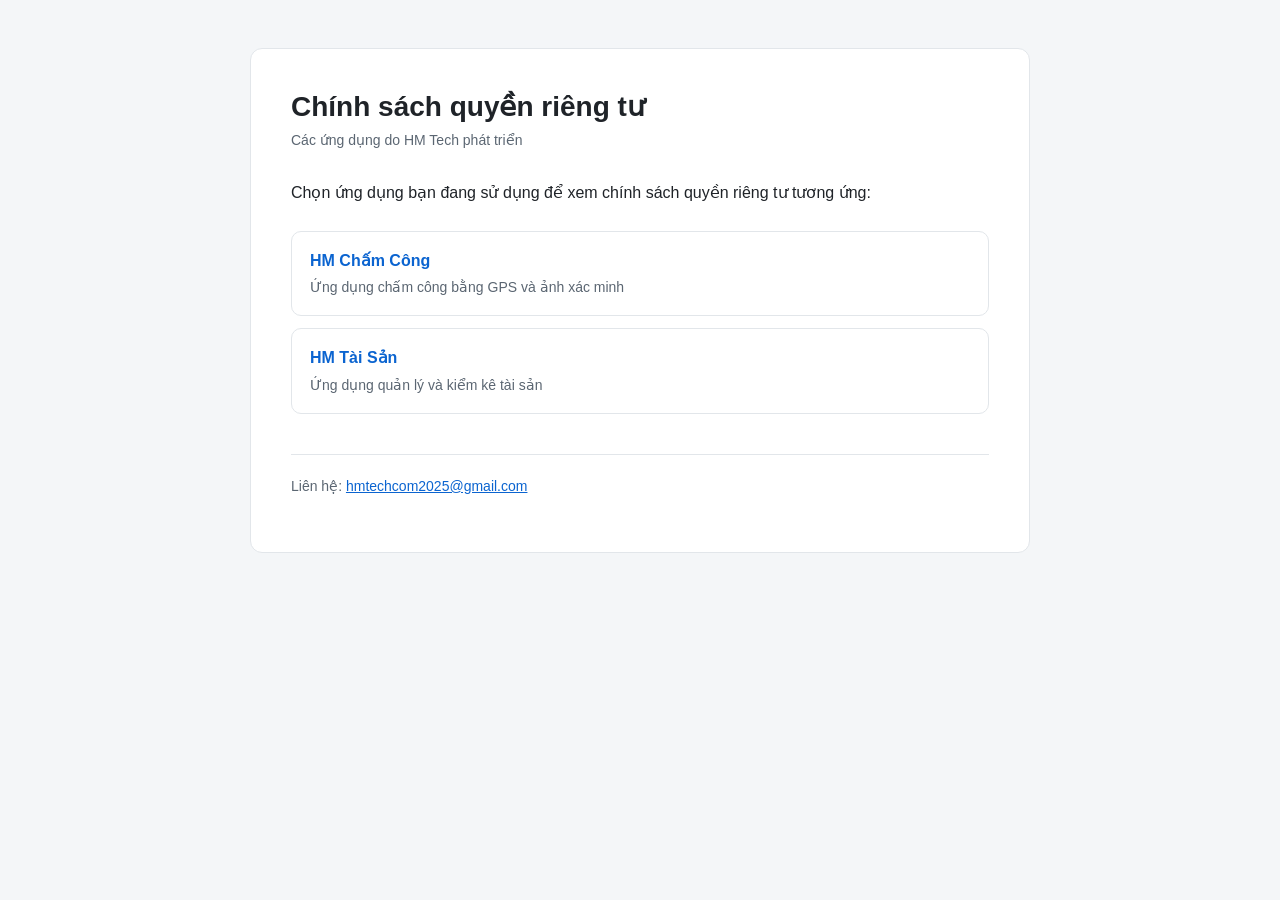
<file: index.html>
<!doctype html>
<html lang="vi">
  <head>
    <meta charset="UTF-8" />
    <meta name="viewport" content="width=device-width, initial-scale=1.0" />
    <title>Chính sách quyền riêng tư — HM Tech</title>
    <meta
      name="description"
      content="Chính sách quyền riêng tư các ứng dụng do HM Tech phát triển."
    />
    <link rel="stylesheet" href="assets/style.css" />
    <script>
      // Tương thích ngược với các link cũ dạng ?app=hmtechcom
      var legacy = {
        hmtechcom: "hm-cham-cong/",
        "hm-cham-cong": "hm-cham-cong/",
        hmtaisan: "hm-tai-san/",
        "hm-tai-san": "hm-tai-san/",
      };
      var key = (new URLSearchParams(window.location.search).get("app") || "")
        .toLowerCase()
        .trim();
      if (Object.prototype.hasOwnProperty.call(legacy, key)) {
        window.location.replace(legacy[key]);
      }
    </script>
  </head>
  <body>
    <main class="container">
      <h1>Chính sách quyền riêng tư</h1>
      <p class="meta">Các ứng dụng do HM Tech phát triển</p>

      <p>Chọn ứng dụng bạn đang sử dụng để xem chính sách quyền riêng tư tương ứng:</p>

      <ul class="app-list">
        <li>
          <a href="hm-cham-cong/"
            >HM Chấm Công
            <span>Ứng dụng chấm công bằng GPS và ảnh xác minh</span></a
          >
        </li>
        <li>
          <a href="hm-tai-san/"
            >HM Tài Sản
            <span>Ứng dụng quản lý và kiểm kê tài sản</span></a
          >
        </li>
      </ul>

      <footer>
        <p>
          Liên hệ:
          <a href="mailto:hmtechcom2025@gmail.com">hmtechcom2025@gmail.com</a>
        </p>
      </footer>
    </main>
  </body>
</html>
</file>
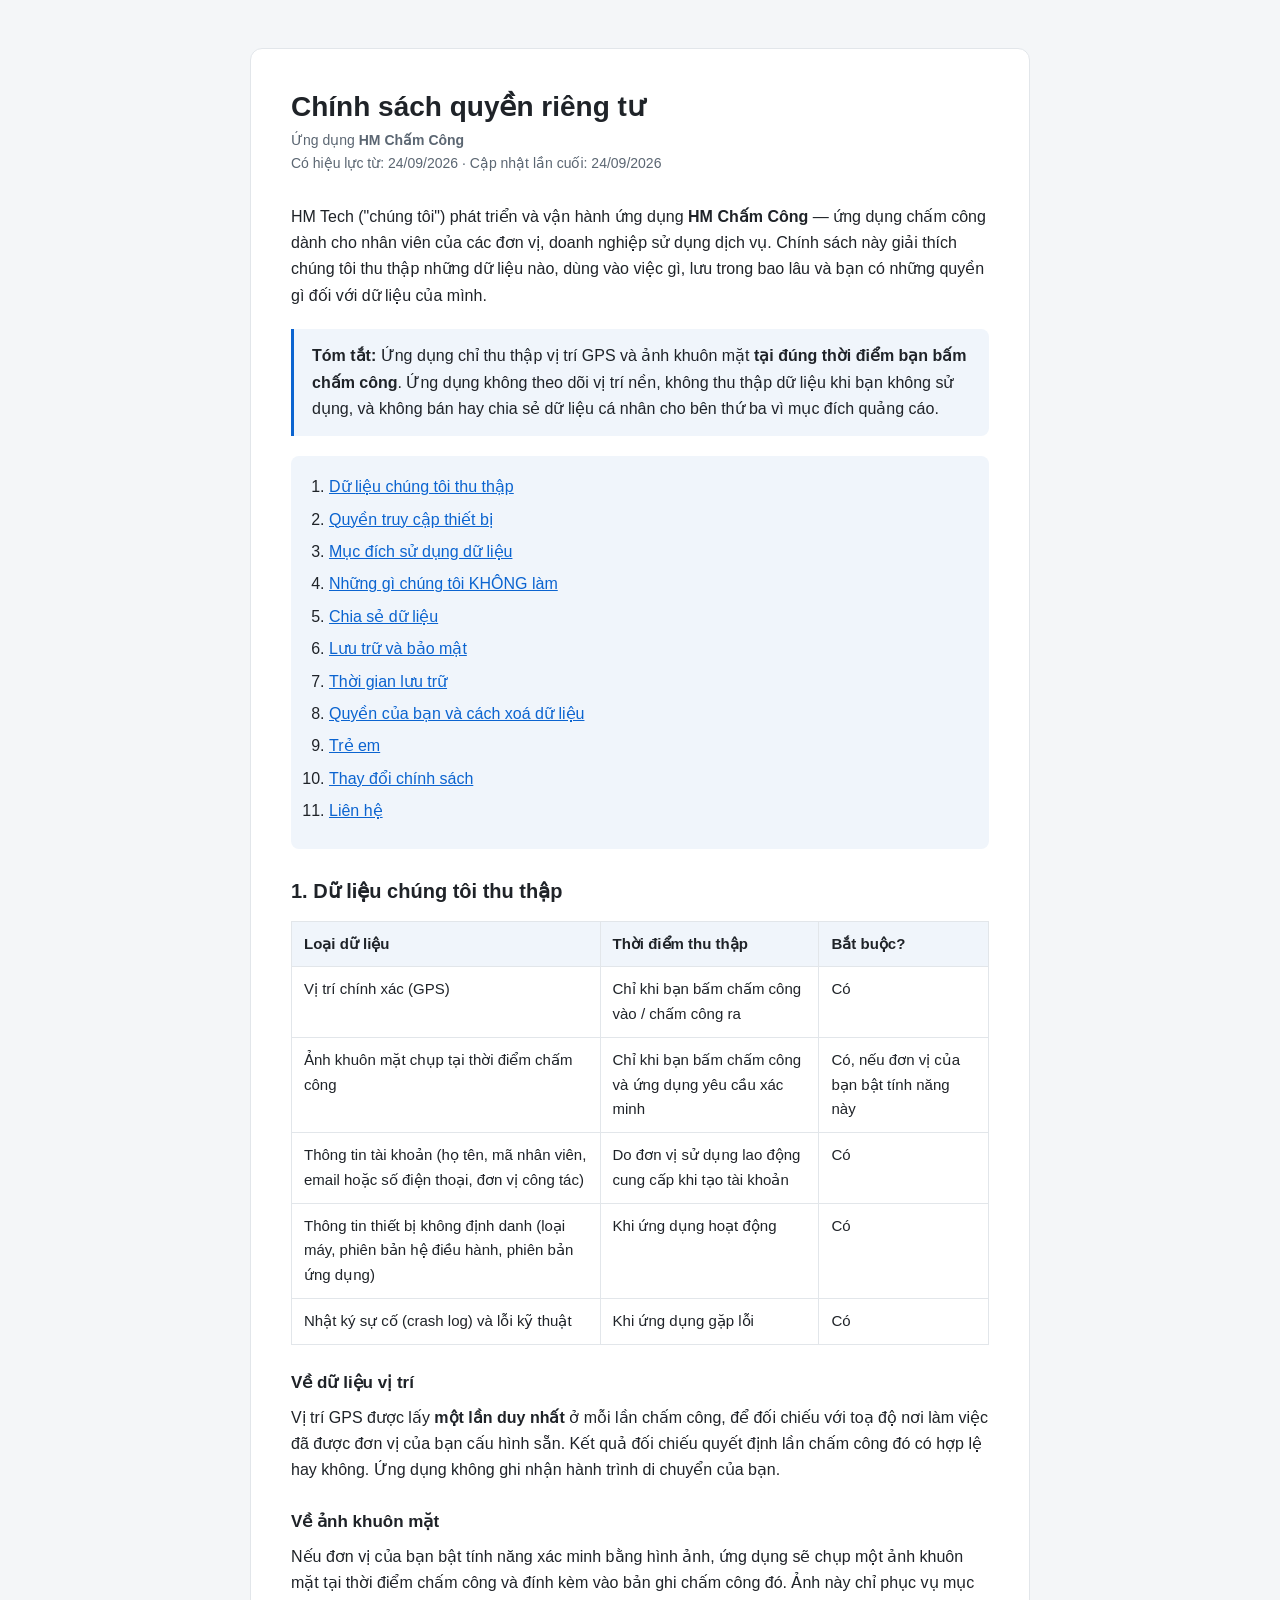
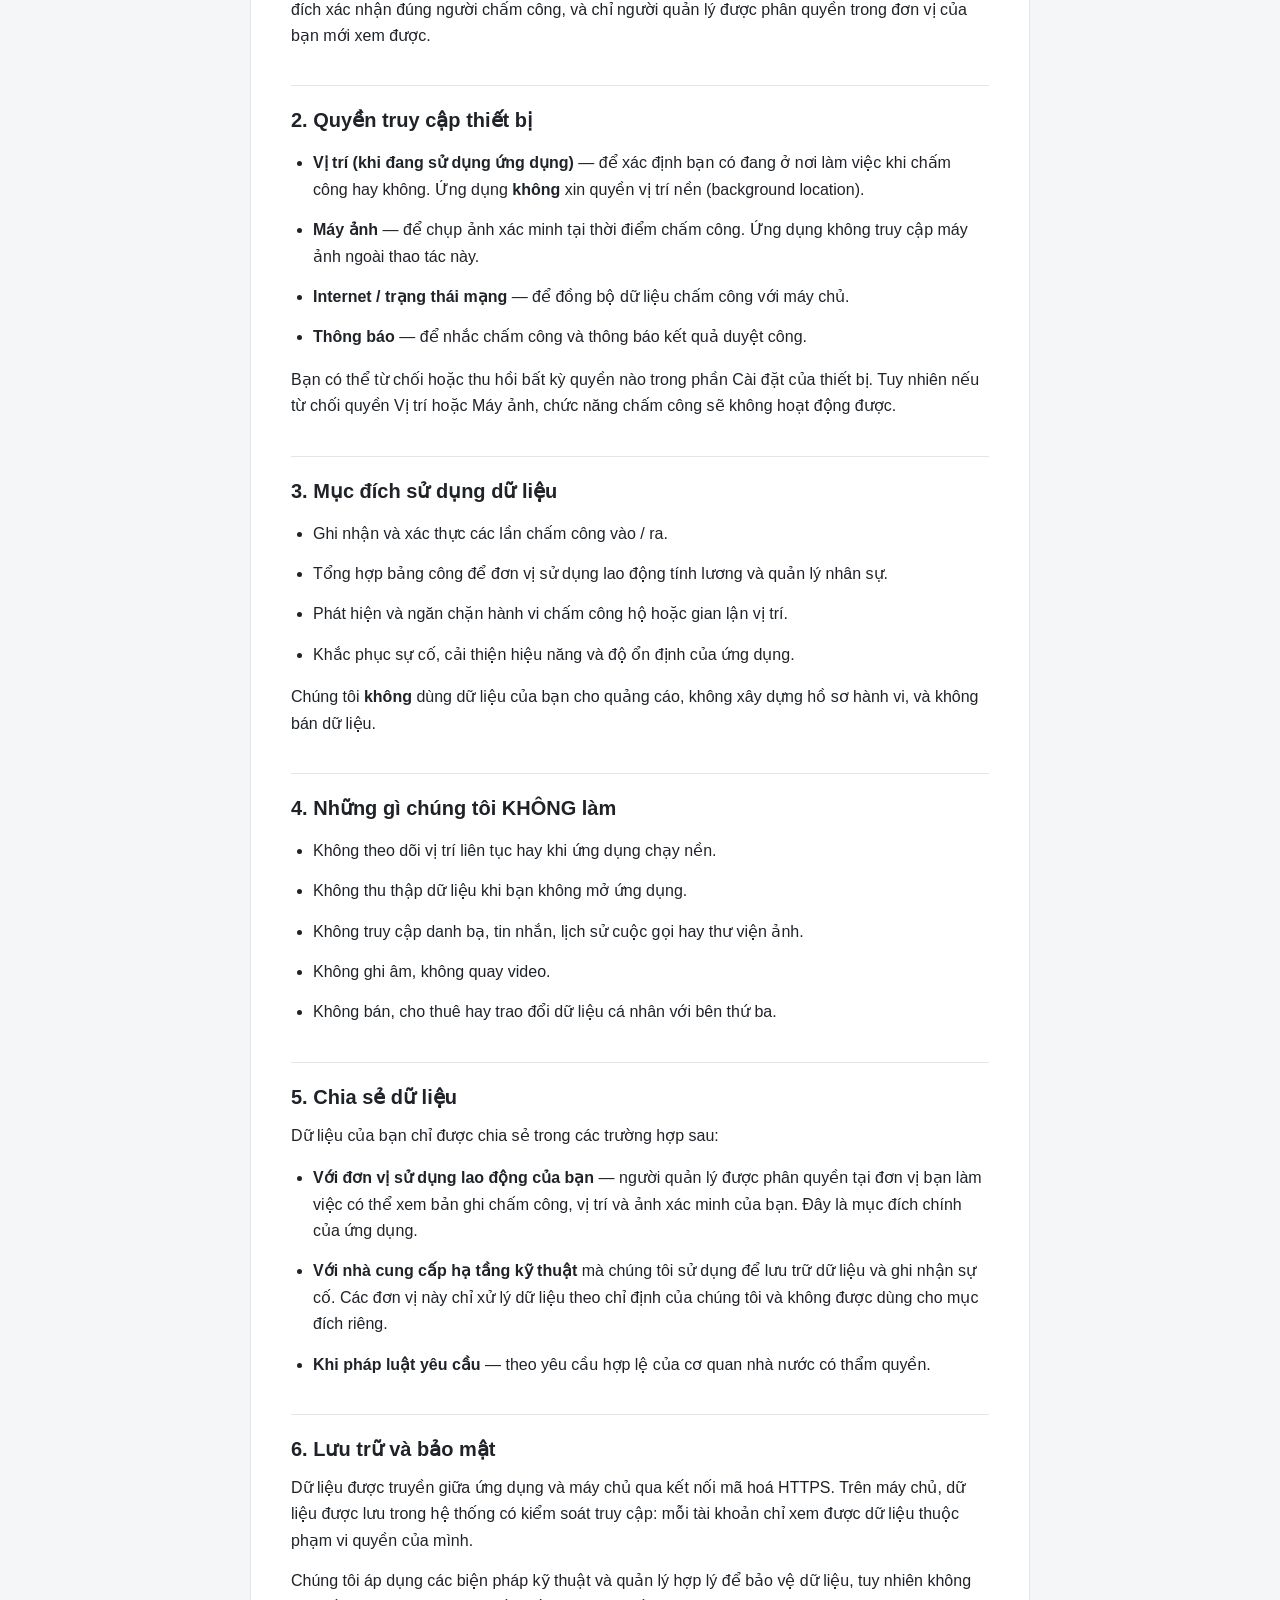
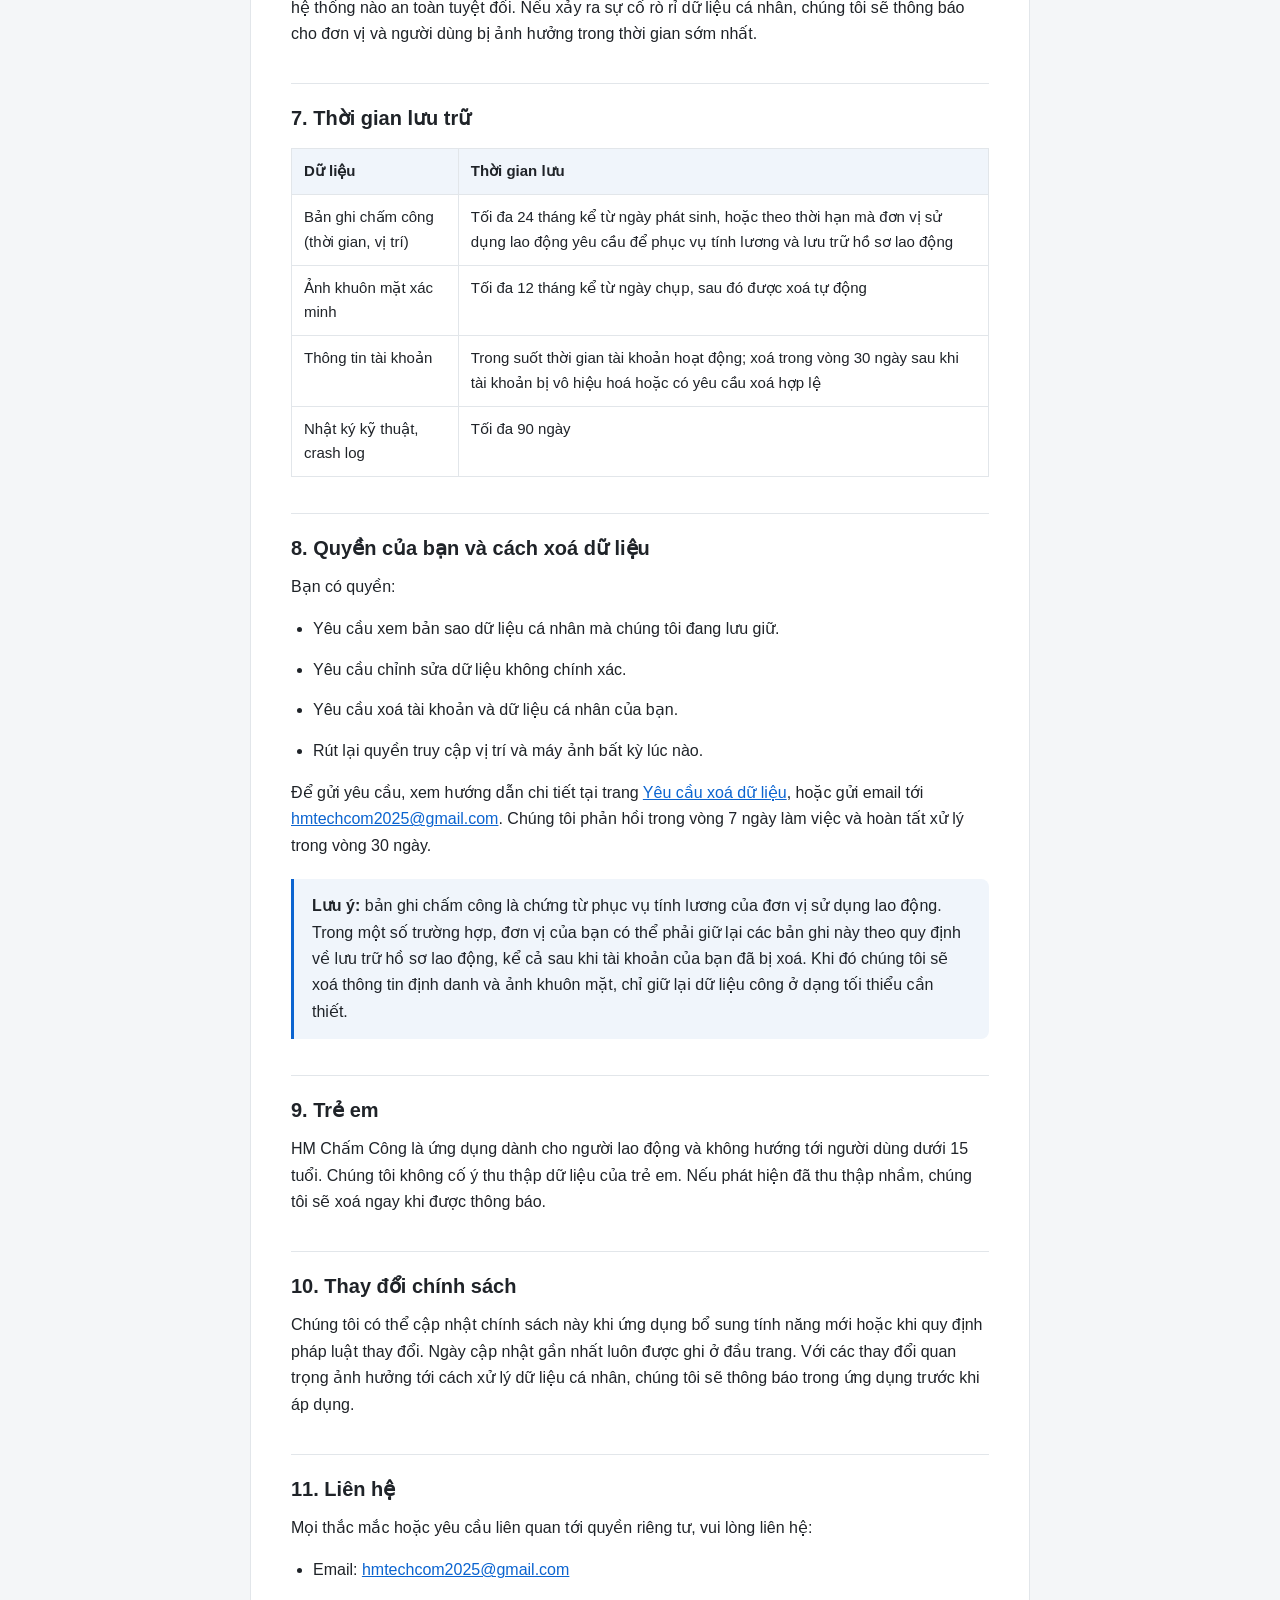
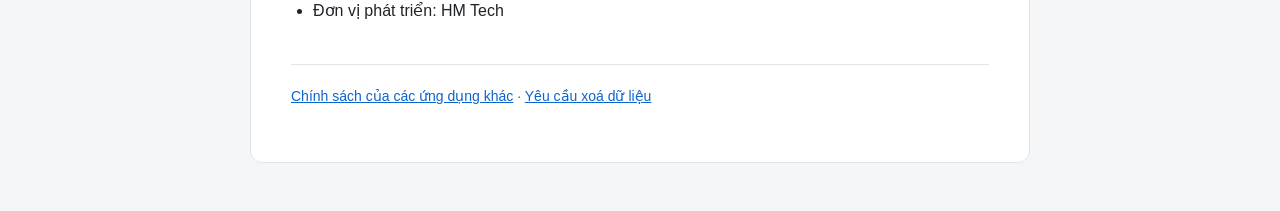
<file: hm-cham-cong/index.html>
<!doctype html>
<html lang="vi">
  <head>
    <meta charset="UTF-8" />
    <meta name="viewport" content="width=device-width, initial-scale=1.0" />
    <title>Chính sách quyền riêng tư — HM Chấm Công</title>
    <meta
      name="description"
      content="Chính sách quyền riêng tư của ứng dụng HM Chấm Công: dữ liệu thu thập, mục đích sử dụng, thời gian lưu trữ và cách yêu cầu xoá dữ liệu."
    />
    <link rel="stylesheet" href="../assets/style.css" />
  </head>
  <body>
    <main class="container">
      <h1>Chính sách quyền riêng tư</h1>
      <p class="meta">
        Ứng dụng <strong>HM Chấm Công</strong><br />
        Có hiệu lực từ: 24/09/2026 &middot; Cập nhật lần cuối: 24/09/2026
      </p>

      <p>
        HM Tech ("chúng tôi") phát triển và vận hành ứng dụng
        <strong>HM Chấm Công</strong> — ứng dụng chấm công dành cho nhân viên của
        các đơn vị, doanh nghiệp sử dụng dịch vụ. Chính sách này giải thích chúng
        tôi thu thập những dữ liệu nào, dùng vào việc gì, lưu trong bao lâu và
        bạn có những quyền gì đối với dữ liệu của mình.
      </p>

      <div class="note">
        <p>
          <strong>Tóm tắt:</strong> Ứng dụng chỉ thu thập vị trí GPS và ảnh khuôn
          mặt <strong>tại đúng thời điểm bạn bấm chấm công</strong>. Ứng dụng
          không theo dõi vị trí nền, không thu thập dữ liệu khi bạn không sử
          dụng, và không bán hay chia sẻ dữ liệu cá nhân cho bên thứ ba vì mục
          đích quảng cáo.
        </p>
      </div>

      <ol class="toc">
        <li><a href="#thu-thap">Dữ liệu chúng tôi thu thập</a></li>
        <li><a href="#quyen-truy-cap">Quyền truy cập thiết bị</a></li>
        <li><a href="#muc-dich">Mục đích sử dụng dữ liệu</a></li>
        <li><a href="#khong-thu-thap">Những gì chúng tôi KHÔNG làm</a></li>
        <li><a href="#chia-se">Chia sẻ dữ liệu</a></li>
        <li><a href="#luu-tru">Lưu trữ và bảo mật</a></li>
        <li><a href="#thoi-gian">Thời gian lưu trữ</a></li>
        <li>
          <a href="#quyen-nguoi-dung">Quyền của bạn và cách xoá dữ liệu</a>
        </li>
        <li><a href="#tre-em">Trẻ em</a></li>
        <li><a href="#thay-doi">Thay đổi chính sách</a></li>
        <li><a href="#lien-he">Liên hệ</a></li>
      </ol>

      <h2 id="thu-thap">1. Dữ liệu chúng tôi thu thập</h2>

      <table>
        <thead>
          <tr>
            <th>Loại dữ liệu</th>
            <th>Thời điểm thu thập</th>
            <th>Bắt buộc?</th>
          </tr>
        </thead>
        <tbody>
          <tr>
            <td>Vị trí chính xác (GPS)</td>
            <td>Chỉ khi bạn bấm chấm công vào / chấm công ra</td>
            <td>Có</td>
          </tr>
          <tr>
            <td>Ảnh khuôn mặt chụp tại thời điểm chấm công</td>
            <td>Chỉ khi bạn bấm chấm công và ứng dụng yêu cầu xác minh</td>
            <td>Có, nếu đơn vị của bạn bật tính năng này</td>
          </tr>
          <tr>
            <td>
              Thông tin tài khoản (họ tên, mã nhân viên, email hoặc số điện
              thoại, đơn vị công tác)
            </td>
            <td>Do đơn vị sử dụng lao động cung cấp khi tạo tài khoản</td>
            <td>Có</td>
          </tr>
          <tr>
            <td>
              Thông tin thiết bị không định danh (loại máy, phiên bản hệ điều
              hành, phiên bản ứng dụng)
            </td>
            <td>Khi ứng dụng hoạt động</td>
            <td>Có</td>
          </tr>
          <tr>
            <td>Nhật ký sự cố (crash log) và lỗi kỹ thuật</td>
            <td>Khi ứng dụng gặp lỗi</td>
            <td>Có</td>
          </tr>
        </tbody>
      </table>

      <h3>Về dữ liệu vị trí</h3>
      <p>
        Vị trí GPS được lấy <strong>một lần duy nhất</strong> ở mỗi lần chấm
        công, để đối chiếu với toạ độ nơi làm việc đã được đơn vị của bạn cấu
        hình sẵn. Kết quả đối chiếu quyết định lần chấm công đó có hợp lệ hay
        không. Ứng dụng không ghi nhận hành trình di chuyển của bạn.
      </p>

      <h3>Về ảnh khuôn mặt</h3>
      <p>
        Nếu đơn vị của bạn bật tính năng xác minh bằng hình ảnh, ứng dụng sẽ chụp
        một ảnh khuôn mặt tại thời điểm chấm công và đính kèm vào bản ghi chấm
        công đó. Ảnh này chỉ phục vụ mục đích xác nhận đúng người chấm công, và
        chỉ người quản lý được phân quyền trong đơn vị của bạn mới xem được.
      </p>

      <h2 id="quyen-truy-cap">2. Quyền truy cập thiết bị</h2>
      <ul>
        <li>
          <strong>Vị trí (khi đang sử dụng ứng dụng)</strong> — để xác định bạn
          có đang ở nơi làm việc khi chấm công hay không. Ứng dụng
          <strong>không</strong> xin quyền vị trí nền (background location).
        </li>
        <li>
          <strong>Máy ảnh</strong> — để chụp ảnh xác minh tại thời điểm chấm
          công. Ứng dụng không truy cập máy ảnh ngoài thao tác này.
        </li>
        <li>
          <strong>Internet / trạng thái mạng</strong> — để đồng bộ dữ liệu chấm
          công với máy chủ.
        </li>
        <li>
          <strong>Thông báo</strong> — để nhắc chấm công và thông báo kết quả
          duyệt công.
        </li>
      </ul>
      <p>
        Bạn có thể từ chối hoặc thu hồi bất kỳ quyền nào trong phần Cài đặt của
        thiết bị. Tuy nhiên nếu từ chối quyền Vị trí hoặc Máy ảnh, chức năng chấm
        công sẽ không hoạt động được.
      </p>

      <h2 id="muc-dich">3. Mục đích sử dụng dữ liệu</h2>
      <ul>
        <li>Ghi nhận và xác thực các lần chấm công vào / ra.</li>
        <li>
          Tổng hợp bảng công để đơn vị sử dụng lao động tính lương và quản lý
          nhân sự.
        </li>
        <li>
          Phát hiện và ngăn chặn hành vi chấm công hộ hoặc gian lận vị trí.
        </li>
        <li>Khắc phục sự cố, cải thiện hiệu năng và độ ổn định của ứng dụng.</li>
      </ul>
      <p>
        Chúng tôi <strong>không</strong> dùng dữ liệu của bạn cho quảng cáo, không
        xây dựng hồ sơ hành vi, và không bán dữ liệu.
      </p>

      <h2 id="khong-thu-thap">4. Những gì chúng tôi KHÔNG làm</h2>
      <ul>
        <li>Không theo dõi vị trí liên tục hay khi ứng dụng chạy nền.</li>
        <li>Không thu thập dữ liệu khi bạn không mở ứng dụng.</li>
        <li>
          Không truy cập danh bạ, tin nhắn, lịch sử cuộc gọi hay thư viện ảnh.
        </li>
        <li>Không ghi âm, không quay video.</li>
        <li>Không bán, cho thuê hay trao đổi dữ liệu cá nhân với bên thứ ba.</li>
      </ul>

      <h2 id="chia-se">5. Chia sẻ dữ liệu</h2>
      <p>Dữ liệu của bạn chỉ được chia sẻ trong các trường hợp sau:</p>
      <ul>
        <li>
          <strong>Với đơn vị sử dụng lao động của bạn</strong> — người quản lý
          được phân quyền tại đơn vị bạn làm việc có thể xem bản ghi chấm công,
          vị trí và ảnh xác minh của bạn. Đây là mục đích chính của ứng dụng.
        </li>
        <li>
          <strong>Với nhà cung cấp hạ tầng kỹ thuật</strong> mà chúng tôi sử dụng
          để lưu trữ dữ liệu và ghi nhận sự cố. Các đơn vị này chỉ xử lý dữ liệu
          theo chỉ định của chúng tôi và không được dùng cho mục đích riêng.
        </li>
        <li>
          <strong>Khi pháp luật yêu cầu</strong> — theo yêu cầu hợp lệ của cơ
          quan nhà nước có thẩm quyền.
        </li>
      </ul>

      <h2 id="luu-tru">6. Lưu trữ và bảo mật</h2>
      <p>
        Dữ liệu được truyền giữa ứng dụng và máy chủ qua kết nối mã hoá HTTPS.
        Trên máy chủ, dữ liệu được lưu trong hệ thống có kiểm soát truy cập: mỗi
        tài khoản chỉ xem được dữ liệu thuộc phạm vi quyền của mình.
      </p>
      <p>
        Chúng tôi áp dụng các biện pháp kỹ thuật và quản lý hợp lý để bảo vệ dữ
        liệu, tuy nhiên không hệ thống nào an toàn tuyệt đối. Nếu xảy ra sự cố rò
        rỉ dữ liệu cá nhân, chúng tôi sẽ thông báo cho đơn vị và người dùng bị
        ảnh hưởng trong thời gian sớm nhất.
      </p>

      <h2 id="thoi-gian">7. Thời gian lưu trữ</h2>
      <table>
        <thead>
          <tr>
            <th>Dữ liệu</th>
            <th>Thời gian lưu</th>
          </tr>
        </thead>
        <tbody>
          <tr>
            <td>Bản ghi chấm công (thời gian, vị trí)</td>
            <td>
              Tối đa 24 tháng kể từ ngày phát sinh, hoặc theo thời hạn mà đơn vị
              sử dụng lao động yêu cầu để phục vụ tính lương và lưu trữ hồ sơ lao
              động
            </td>
          </tr>
          <tr>
            <td>Ảnh khuôn mặt xác minh</td>
            <td>Tối đa 12 tháng kể từ ngày chụp, sau đó được xoá tự động</td>
          </tr>
          <tr>
            <td>Thông tin tài khoản</td>
            <td>
              Trong suốt thời gian tài khoản hoạt động; xoá trong vòng 30 ngày
              sau khi tài khoản bị vô hiệu hoá hoặc có yêu cầu xoá hợp lệ
            </td>
          </tr>
          <tr>
            <td>Nhật ký kỹ thuật, crash log</td>
            <td>Tối đa 90 ngày</td>
          </tr>
        </tbody>
      </table>

      <h2 id="quyen-nguoi-dung">8. Quyền của bạn và cách xoá dữ liệu</h2>
      <p>Bạn có quyền:</p>
      <ul>
        <li>Yêu cầu xem bản sao dữ liệu cá nhân mà chúng tôi đang lưu giữ.</li>
        <li>Yêu cầu chỉnh sửa dữ liệu không chính xác.</li>
        <li>Yêu cầu xoá tài khoản và dữ liệu cá nhân của bạn.</li>
        <li>Rút lại quyền truy cập vị trí và máy ảnh bất kỳ lúc nào.</li>
      </ul>
      <p>
        Để gửi yêu cầu, xem hướng dẫn chi tiết tại trang
        <a href="xoa-du-lieu.html">Yêu cầu xoá dữ liệu</a>, hoặc gửi email tới
        <a href="mailto:hmtechcom2025@gmail.com">hmtechcom2025@gmail.com</a>.
        Chúng tôi phản hồi trong vòng 7 ngày làm việc và hoàn tất xử lý trong
        vòng 30 ngày.
      </p>
      <div class="note">
        <p>
          <strong>Lưu ý:</strong> bản ghi chấm công là chứng từ phục vụ tính
          lương của đơn vị sử dụng lao động. Trong một số trường hợp, đơn vị của
          bạn có thể phải giữ lại các bản ghi này theo quy định về lưu trữ hồ sơ
          lao động, kể cả sau khi tài khoản của bạn đã bị xoá. Khi đó chúng tôi
          sẽ xoá thông tin định danh và ảnh khuôn mặt, chỉ giữ lại dữ liệu công ở
          dạng tối thiểu cần thiết.
        </p>
      </div>

      <h2 id="tre-em">9. Trẻ em</h2>
      <p>
        HM Chấm Công là ứng dụng dành cho người lao động và không hướng tới người
        dùng dưới 15 tuổi. Chúng tôi không cố ý thu thập dữ liệu của trẻ em. Nếu
        phát hiện đã thu thập nhầm, chúng tôi sẽ xoá ngay khi được thông báo.
      </p>

      <h2 id="thay-doi">10. Thay đổi chính sách</h2>
      <p>
        Chúng tôi có thể cập nhật chính sách này khi ứng dụng bổ sung tính năng
        mới hoặc khi quy định pháp luật thay đổi. Ngày cập nhật gần nhất luôn
        được ghi ở đầu trang. Với các thay đổi quan trọng ảnh hưởng tới cách xử
        lý dữ liệu cá nhân, chúng tôi sẽ thông báo trong ứng dụng trước khi áp
        dụng.
      </p>

      <h2 id="lien-he">11. Liên hệ</h2>
      <p>
        Mọi thắc mắc hoặc yêu cầu liên quan tới quyền riêng tư, vui lòng liên hệ:
      </p>
      <ul>
        <li>
          Email:
          <a href="mailto:hmtechcom2025@gmail.com">hmtechcom2025@gmail.com</a>
        </li>
        <li>Đơn vị phát triển: HM Tech</li>
      </ul>

      <footer>
        <p>
          <a href="../">Chính sách của các ứng dụng khác</a> &middot;
          <a href="xoa-du-lieu.html">Yêu cầu xoá dữ liệu</a>
        </p>
      </footer>
    </main>
  </body>
</html>
</file>
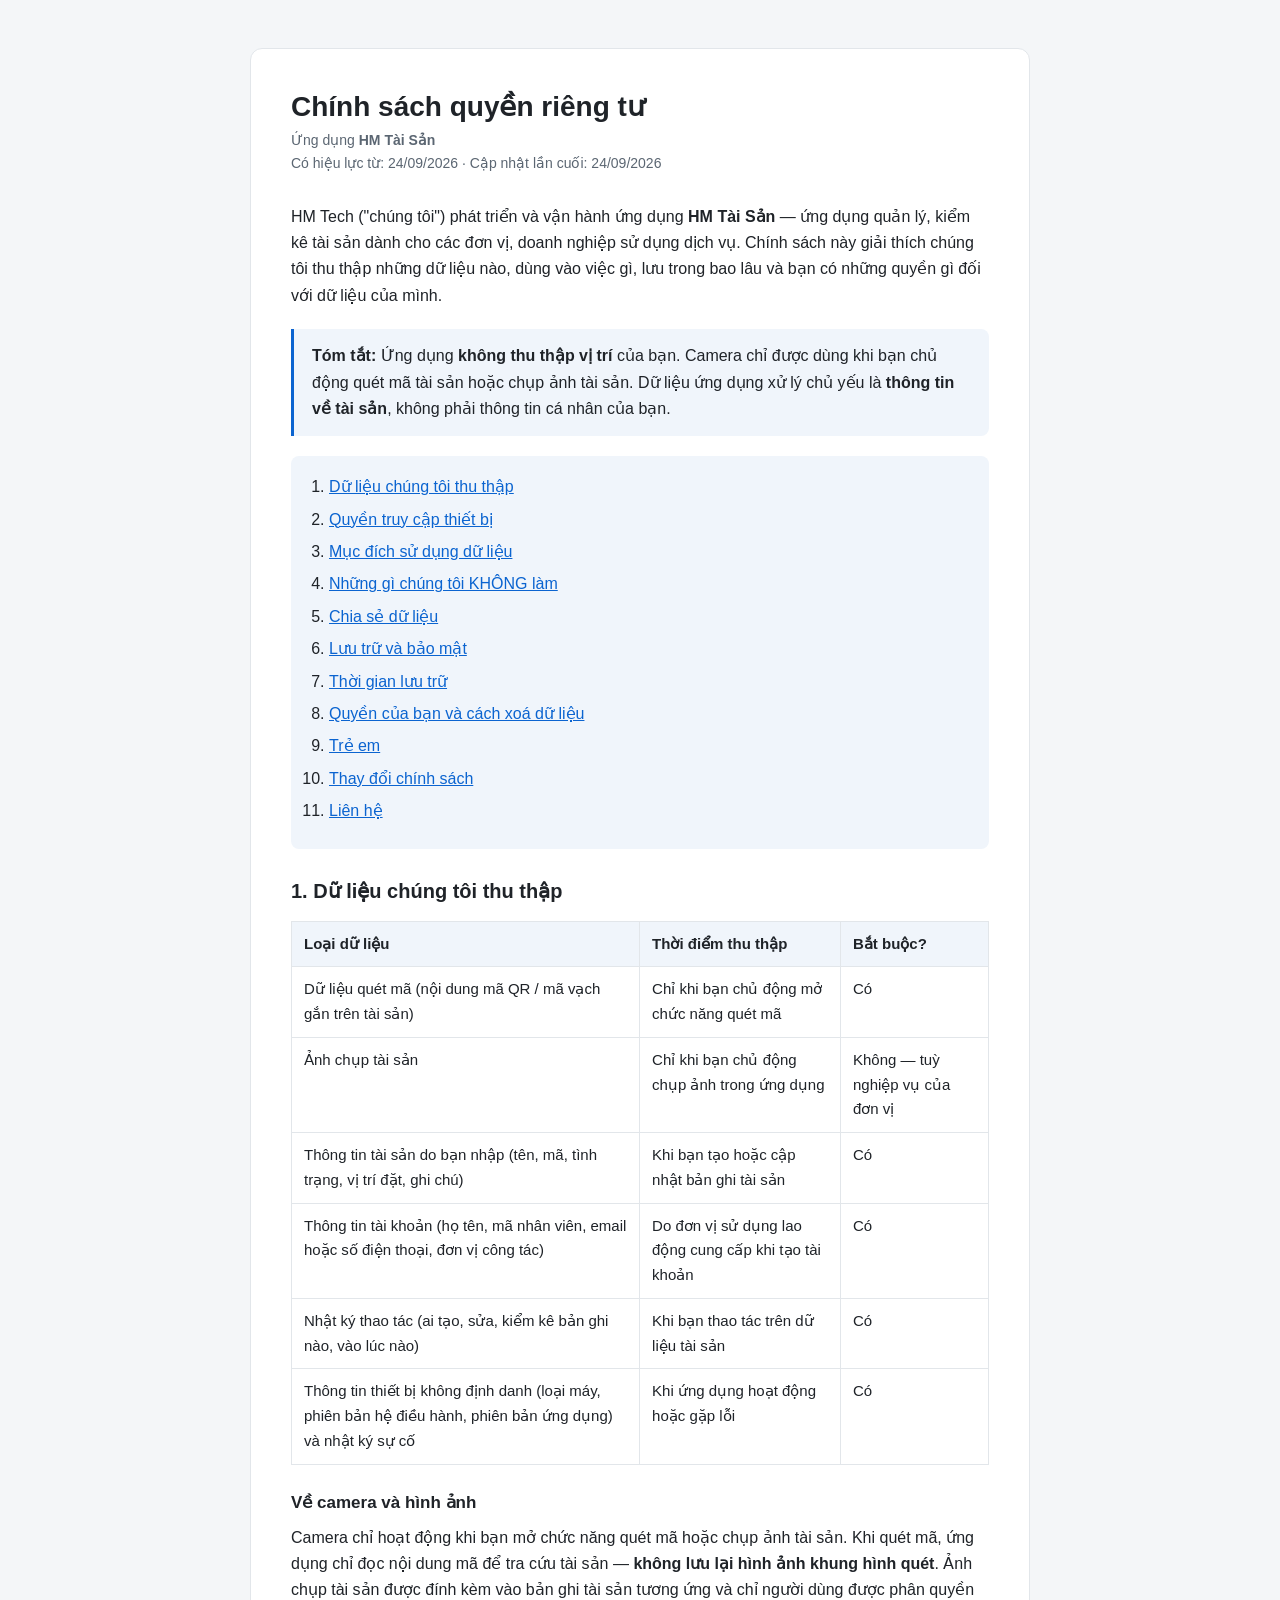
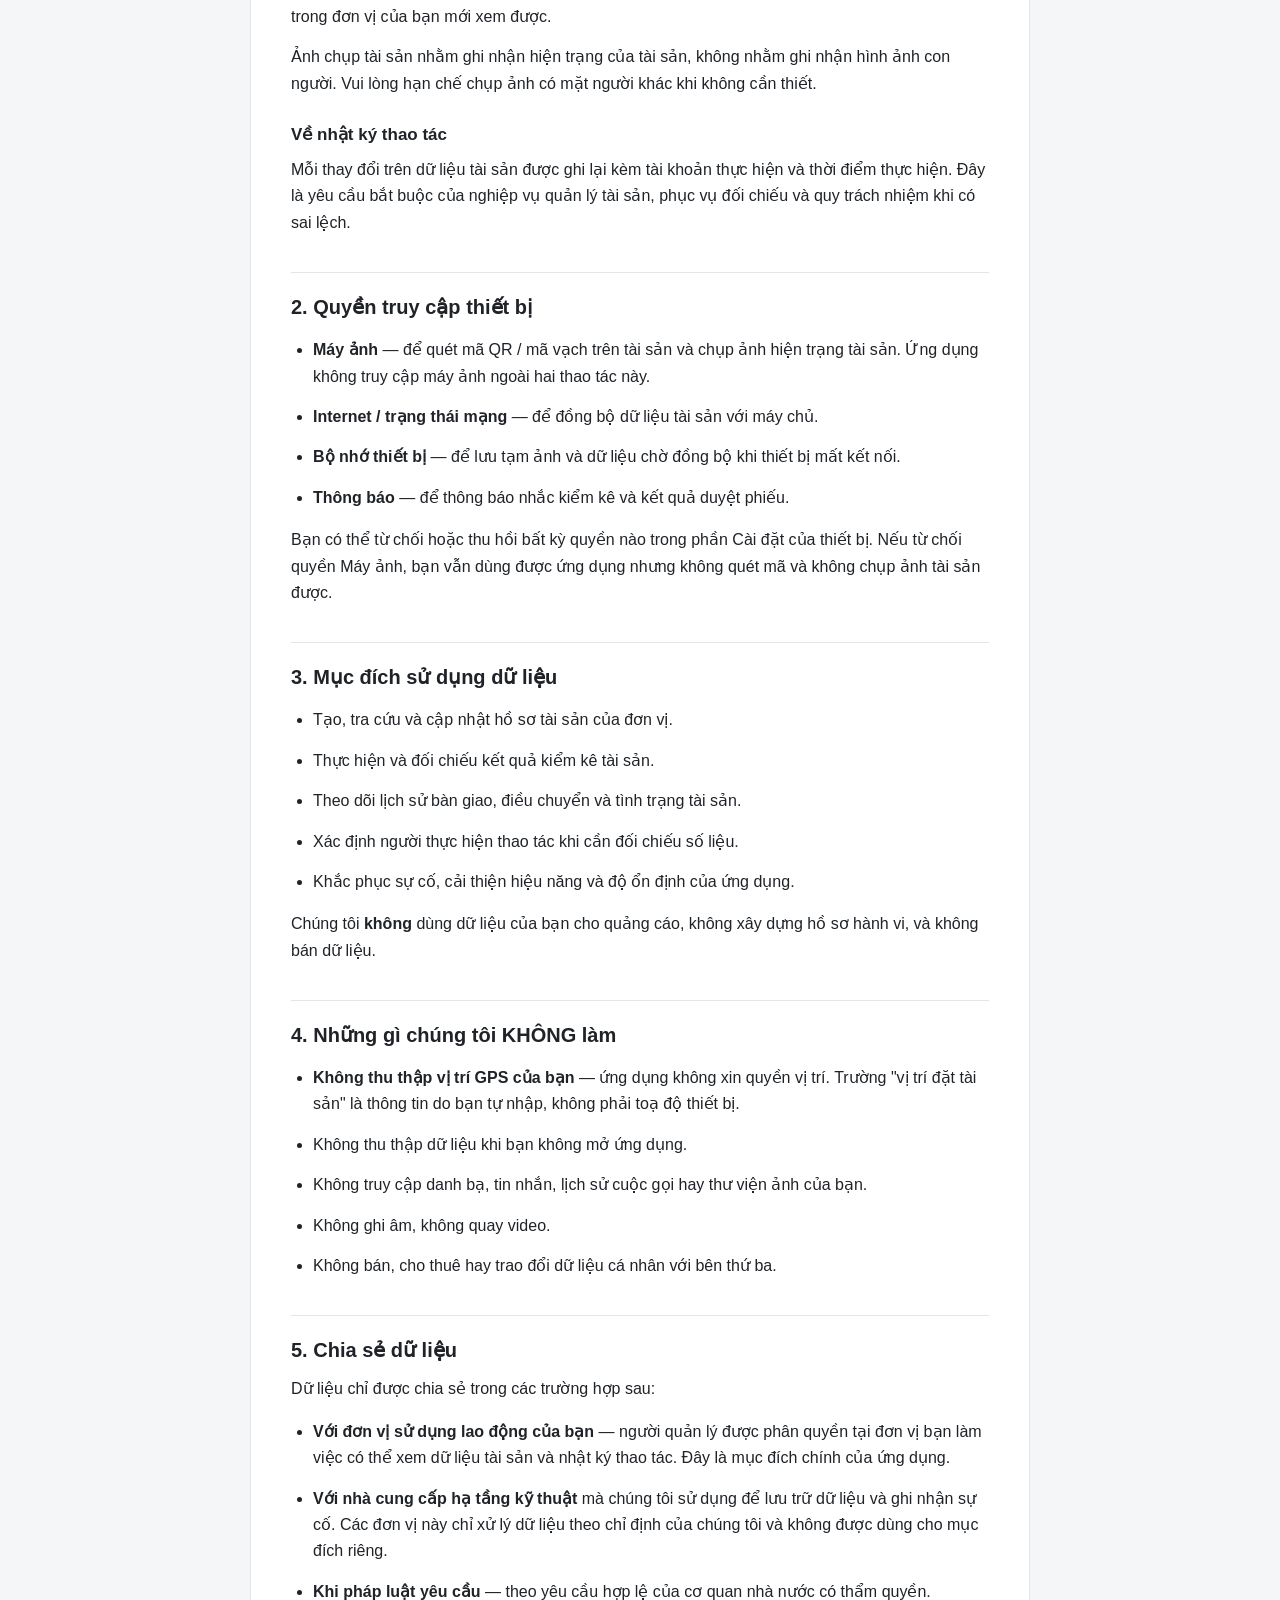
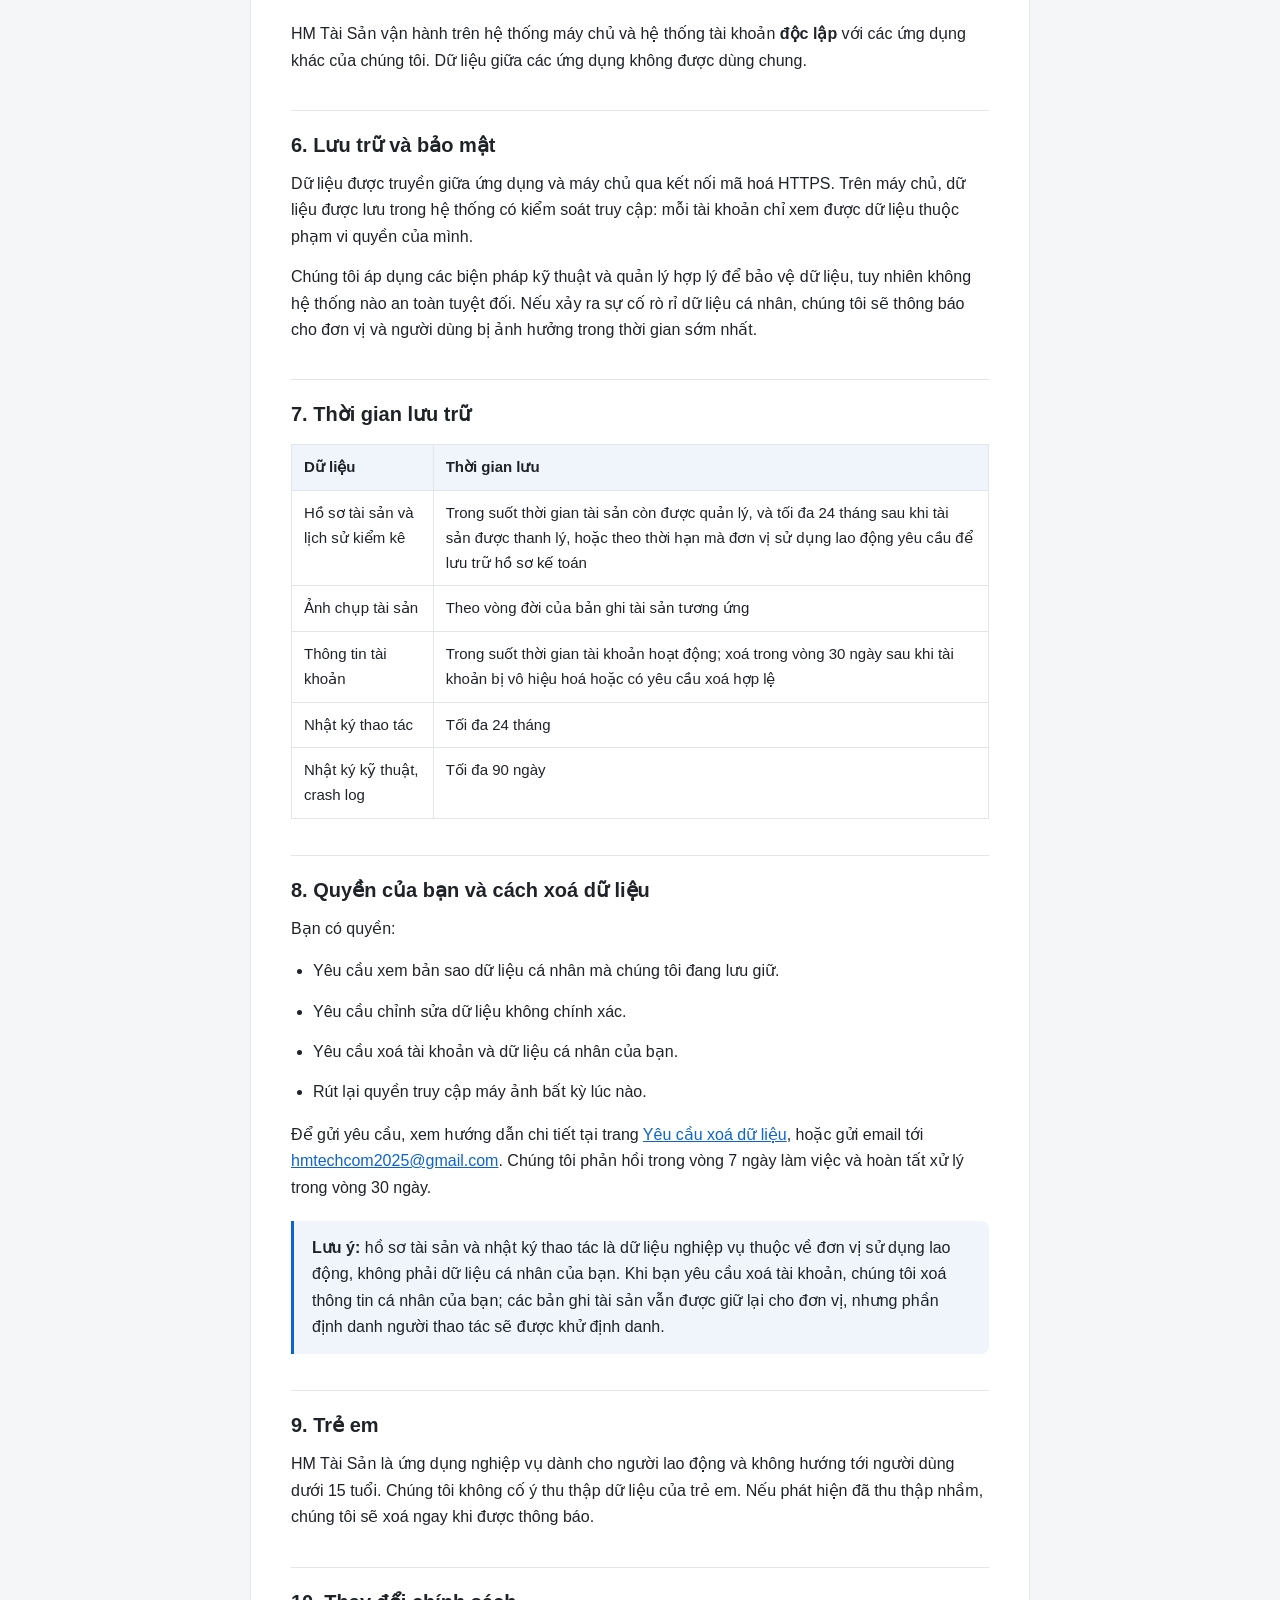
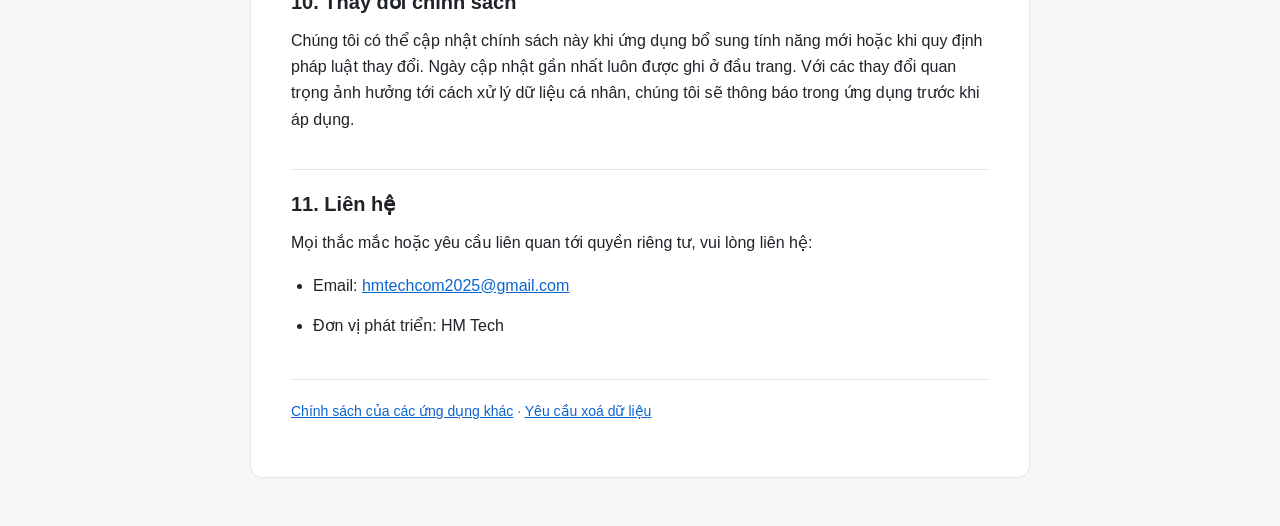
<file: hm-tai-san/index.html>
<!doctype html>
<html lang="vi">
  <head>
    <meta charset="UTF-8" />
    <meta name="viewport" content="width=device-width, initial-scale=1.0" />
    <title>Chính sách quyền riêng tư — HM Tài Sản</title>
    <meta
      name="description"
      content="Chính sách quyền riêng tư của ứng dụng HM Tài Sản: dữ liệu thu thập, quyền camera, thời gian lưu trữ và cách yêu cầu xoá dữ liệu."
    />
    <link rel="stylesheet" href="../assets/style.css" />
  </head>
  <body>
    <main class="container">
      <h1>Chính sách quyền riêng tư</h1>
      <p class="meta">
        Ứng dụng <strong>HM Tài Sản</strong><br />
        Có hiệu lực từ: 24/09/2026 &middot; Cập nhật lần cuối: 24/09/2026
      </p>

      <p>
        HM Tech ("chúng tôi") phát triển và vận hành ứng dụng
        <strong>HM Tài Sản</strong> — ứng dụng quản lý, kiểm kê tài sản dành cho
        các đơn vị, doanh nghiệp sử dụng dịch vụ. Chính sách này giải thích chúng
        tôi thu thập những dữ liệu nào, dùng vào việc gì, lưu trong bao lâu và
        bạn có những quyền gì đối với dữ liệu của mình.
      </p>

      <div class="note">
        <p>
          <strong>Tóm tắt:</strong> Ứng dụng
          <strong>không thu thập vị trí</strong> của bạn. Camera chỉ được dùng
          khi bạn chủ động quét mã tài sản hoặc chụp ảnh tài sản. Dữ liệu ứng
          dụng xử lý chủ yếu là <strong>thông tin về tài sản</strong>, không phải
          thông tin cá nhân của bạn.
        </p>
      </div>

      <ol class="toc">
        <li><a href="#thu-thap">Dữ liệu chúng tôi thu thập</a></li>
        <li><a href="#quyen-truy-cap">Quyền truy cập thiết bị</a></li>
        <li><a href="#muc-dich">Mục đích sử dụng dữ liệu</a></li>
        <li><a href="#khong-thu-thap">Những gì chúng tôi KHÔNG làm</a></li>
        <li><a href="#chia-se">Chia sẻ dữ liệu</a></li>
        <li><a href="#luu-tru">Lưu trữ và bảo mật</a></li>
        <li><a href="#thoi-gian">Thời gian lưu trữ</a></li>
        <li>
          <a href="#quyen-nguoi-dung">Quyền của bạn và cách xoá dữ liệu</a>
        </li>
        <li><a href="#tre-em">Trẻ em</a></li>
        <li><a href="#thay-doi">Thay đổi chính sách</a></li>
        <li><a href="#lien-he">Liên hệ</a></li>
      </ol>

      <h2 id="thu-thap">1. Dữ liệu chúng tôi thu thập</h2>

      <table>
        <thead>
          <tr>
            <th>Loại dữ liệu</th>
            <th>Thời điểm thu thập</th>
            <th>Bắt buộc?</th>
          </tr>
        </thead>
        <tbody>
          <tr>
            <td>
              Dữ liệu quét mã (nội dung mã QR / mã vạch gắn trên tài sản)
            </td>
            <td>Chỉ khi bạn chủ động mở chức năng quét mã</td>
            <td>Có</td>
          </tr>
          <tr>
            <td>Ảnh chụp tài sản</td>
            <td>Chỉ khi bạn chủ động chụp ảnh trong ứng dụng</td>
            <td>Không — tuỳ nghiệp vụ của đơn vị</td>
          </tr>
          <tr>
            <td>
              Thông tin tài sản do bạn nhập (tên, mã, tình trạng, vị trí đặt,
              ghi chú)
            </td>
            <td>Khi bạn tạo hoặc cập nhật bản ghi tài sản</td>
            <td>Có</td>
          </tr>
          <tr>
            <td>
              Thông tin tài khoản (họ tên, mã nhân viên, email hoặc số điện
              thoại, đơn vị công tác)
            </td>
            <td>Do đơn vị sử dụng lao động cung cấp khi tạo tài khoản</td>
            <td>Có</td>
          </tr>
          <tr>
            <td>
              Nhật ký thao tác (ai tạo, sửa, kiểm kê bản ghi nào, vào lúc nào)
            </td>
            <td>Khi bạn thao tác trên dữ liệu tài sản</td>
            <td>Có</td>
          </tr>
          <tr>
            <td>
              Thông tin thiết bị không định danh (loại máy, phiên bản hệ điều
              hành, phiên bản ứng dụng) và nhật ký sự cố
            </td>
            <td>Khi ứng dụng hoạt động hoặc gặp lỗi</td>
            <td>Có</td>
          </tr>
        </tbody>
      </table>

      <h3>Về camera và hình ảnh</h3>
      <p>
        Camera chỉ hoạt động khi bạn mở chức năng quét mã hoặc chụp ảnh tài sản.
        Khi quét mã, ứng dụng chỉ đọc nội dung mã để tra cứu tài sản —
        <strong>không lưu lại hình ảnh khung hình quét</strong>. Ảnh chụp tài sản
        được đính kèm vào bản ghi tài sản tương ứng và chỉ người dùng được phân
        quyền trong đơn vị của bạn mới xem được.
      </p>
      <p>
        Ảnh chụp tài sản nhằm ghi nhận hiện trạng của tài sản, không nhằm ghi
        nhận hình ảnh con người. Vui lòng hạn chế chụp ảnh có mặt người khác khi
        không cần thiết.
      </p>

      <h3>Về nhật ký thao tác</h3>
      <p>
        Mỗi thay đổi trên dữ liệu tài sản được ghi lại kèm tài khoản thực hiện và
        thời điểm thực hiện. Đây là yêu cầu bắt buộc của nghiệp vụ quản lý tài
        sản, phục vụ đối chiếu và quy trách nhiệm khi có sai lệch.
      </p>

      <h2 id="quyen-truy-cap">2. Quyền truy cập thiết bị</h2>
      <ul>
        <li>
          <strong>Máy ảnh</strong> — để quét mã QR / mã vạch trên tài sản và chụp
          ảnh hiện trạng tài sản. Ứng dụng không truy cập máy ảnh ngoài hai thao
          tác này.
        </li>
        <li>
          <strong>Internet / trạng thái mạng</strong> — để đồng bộ dữ liệu tài
          sản với máy chủ.
        </li>
        <li>
          <strong>Bộ nhớ thiết bị</strong> — để lưu tạm ảnh và dữ liệu chờ đồng
          bộ khi thiết bị mất kết nối.
        </li>
        <li>
          <strong>Thông báo</strong> — để thông báo nhắc kiểm kê và kết quả duyệt
          phiếu.
        </li>
      </ul>
      <p>
        Bạn có thể từ chối hoặc thu hồi bất kỳ quyền nào trong phần Cài đặt của
        thiết bị. Nếu từ chối quyền Máy ảnh, bạn vẫn dùng được ứng dụng nhưng
        không quét mã và không chụp ảnh tài sản được.
      </p>

      <h2 id="muc-dich">3. Mục đích sử dụng dữ liệu</h2>
      <ul>
        <li>Tạo, tra cứu và cập nhật hồ sơ tài sản của đơn vị.</li>
        <li>Thực hiện và đối chiếu kết quả kiểm kê tài sản.</li>
        <li>Theo dõi lịch sử bàn giao, điều chuyển và tình trạng tài sản.</li>
        <li>Xác định người thực hiện thao tác khi cần đối chiếu số liệu.</li>
        <li>Khắc phục sự cố, cải thiện hiệu năng và độ ổn định của ứng dụng.</li>
      </ul>
      <p>
        Chúng tôi <strong>không</strong> dùng dữ liệu của bạn cho quảng cáo, không
        xây dựng hồ sơ hành vi, và không bán dữ liệu.
      </p>

      <h2 id="khong-thu-thap">4. Những gì chúng tôi KHÔNG làm</h2>
      <ul>
        <li>
          <strong>Không thu thập vị trí GPS của bạn</strong> — ứng dụng không xin
          quyền vị trí. Trường "vị trí đặt tài sản" là thông tin do bạn tự nhập,
          không phải toạ độ thiết bị.
        </li>
        <li>Không thu thập dữ liệu khi bạn không mở ứng dụng.</li>
        <li>
          Không truy cập danh bạ, tin nhắn, lịch sử cuộc gọi hay thư viện ảnh của
          bạn.
        </li>
        <li>Không ghi âm, không quay video.</li>
        <li>Không bán, cho thuê hay trao đổi dữ liệu cá nhân với bên thứ ba.</li>
      </ul>

      <h2 id="chia-se">5. Chia sẻ dữ liệu</h2>
      <p>Dữ liệu chỉ được chia sẻ trong các trường hợp sau:</p>
      <ul>
        <li>
          <strong>Với đơn vị sử dụng lao động của bạn</strong> — người quản lý
          được phân quyền tại đơn vị bạn làm việc có thể xem dữ liệu tài sản và
          nhật ký thao tác. Đây là mục đích chính của ứng dụng.
        </li>
        <li>
          <strong>Với nhà cung cấp hạ tầng kỹ thuật</strong> mà chúng tôi sử dụng
          để lưu trữ dữ liệu và ghi nhận sự cố. Các đơn vị này chỉ xử lý dữ liệu
          theo chỉ định của chúng tôi và không được dùng cho mục đích riêng.
        </li>
        <li>
          <strong>Khi pháp luật yêu cầu</strong> — theo yêu cầu hợp lệ của cơ
          quan nhà nước có thẩm quyền.
        </li>
      </ul>
      <p>
        HM Tài Sản vận hành trên hệ thống máy chủ và hệ thống tài khoản
        <strong>độc lập</strong> với các ứng dụng khác của chúng tôi. Dữ liệu
        giữa các ứng dụng không được dùng chung.
      </p>

      <h2 id="luu-tru">6. Lưu trữ và bảo mật</h2>
      <p>
        Dữ liệu được truyền giữa ứng dụng và máy chủ qua kết nối mã hoá HTTPS.
        Trên máy chủ, dữ liệu được lưu trong hệ thống có kiểm soát truy cập: mỗi
        tài khoản chỉ xem được dữ liệu thuộc phạm vi quyền của mình.
      </p>
      <p>
        Chúng tôi áp dụng các biện pháp kỹ thuật và quản lý hợp lý để bảo vệ dữ
        liệu, tuy nhiên không hệ thống nào an toàn tuyệt đối. Nếu xảy ra sự cố rò
        rỉ dữ liệu cá nhân, chúng tôi sẽ thông báo cho đơn vị và người dùng bị
        ảnh hưởng trong thời gian sớm nhất.
      </p>

      <h2 id="thoi-gian">7. Thời gian lưu trữ</h2>
      <table>
        <thead>
          <tr>
            <th>Dữ liệu</th>
            <th>Thời gian lưu</th>
          </tr>
        </thead>
        <tbody>
          <tr>
            <td>Hồ sơ tài sản và lịch sử kiểm kê</td>
            <td>
              Trong suốt thời gian tài sản còn được quản lý, và tối đa 24 tháng
              sau khi tài sản được thanh lý, hoặc theo thời hạn mà đơn vị sử dụng
              lao động yêu cầu để lưu trữ hồ sơ kế toán
            </td>
          </tr>
          <tr>
            <td>Ảnh chụp tài sản</td>
            <td>Theo vòng đời của bản ghi tài sản tương ứng</td>
          </tr>
          <tr>
            <td>Thông tin tài khoản</td>
            <td>
              Trong suốt thời gian tài khoản hoạt động; xoá trong vòng 30 ngày
              sau khi tài khoản bị vô hiệu hoá hoặc có yêu cầu xoá hợp lệ
            </td>
          </tr>
          <tr>
            <td>Nhật ký thao tác</td>
            <td>Tối đa 24 tháng</td>
          </tr>
          <tr>
            <td>Nhật ký kỹ thuật, crash log</td>
            <td>Tối đa 90 ngày</td>
          </tr>
        </tbody>
      </table>

      <h2 id="quyen-nguoi-dung">8. Quyền của bạn và cách xoá dữ liệu</h2>
      <p>Bạn có quyền:</p>
      <ul>
        <li>Yêu cầu xem bản sao dữ liệu cá nhân mà chúng tôi đang lưu giữ.</li>
        <li>Yêu cầu chỉnh sửa dữ liệu không chính xác.</li>
        <li>Yêu cầu xoá tài khoản và dữ liệu cá nhân của bạn.</li>
        <li>Rút lại quyền truy cập máy ảnh bất kỳ lúc nào.</li>
      </ul>
      <p>
        Để gửi yêu cầu, xem hướng dẫn chi tiết tại trang
        <a href="xoa-du-lieu.html">Yêu cầu xoá dữ liệu</a>, hoặc gửi email tới
        <a href="mailto:hmtechcom2025@gmail.com">hmtechcom2025@gmail.com</a>.
        Chúng tôi phản hồi trong vòng 7 ngày làm việc và hoàn tất xử lý trong
        vòng 30 ngày.
      </p>
      <div class="note">
        <p>
          <strong>Lưu ý:</strong> hồ sơ tài sản và nhật ký thao tác là dữ liệu
          nghiệp vụ thuộc về đơn vị sử dụng lao động, không phải dữ liệu cá nhân
          của bạn. Khi bạn yêu cầu xoá tài khoản, chúng tôi xoá thông tin cá nhân
          của bạn; các bản ghi tài sản vẫn được giữ lại cho đơn vị, nhưng phần
          định danh người thao tác sẽ được khử định danh.
        </p>
      </div>

      <h2 id="tre-em">9. Trẻ em</h2>
      <p>
        HM Tài Sản là ứng dụng nghiệp vụ dành cho người lao động và không hướng
        tới người dùng dưới 15 tuổi. Chúng tôi không cố ý thu thập dữ liệu của
        trẻ em. Nếu phát hiện đã thu thập nhầm, chúng tôi sẽ xoá ngay khi được
        thông báo.
      </p>

      <h2 id="thay-doi">10. Thay đổi chính sách</h2>
      <p>
        Chúng tôi có thể cập nhật chính sách này khi ứng dụng bổ sung tính năng
        mới hoặc khi quy định pháp luật thay đổi. Ngày cập nhật gần nhất luôn
        được ghi ở đầu trang. Với các thay đổi quan trọng ảnh hưởng tới cách xử
        lý dữ liệu cá nhân, chúng tôi sẽ thông báo trong ứng dụng trước khi áp
        dụng.
      </p>

      <h2 id="lien-he">11. Liên hệ</h2>
      <p>
        Mọi thắc mắc hoặc yêu cầu liên quan tới quyền riêng tư, vui lòng liên hệ:
      </p>
      <ul>
        <li>
          Email:
          <a href="mailto:hmtechcom2025@gmail.com">hmtechcom2025@gmail.com</a>
        </li>
        <li>Đơn vị phát triển: HM Tech</li>
      </ul>

      <footer>
        <p>
          <a href="../">Chính sách của các ứng dụng khác</a> &middot;
          <a href="xoa-du-lieu.html">Yêu cầu xoá dữ liệu</a>
        </p>
      </footer>
    </main>
  </body>
</html>
</file>
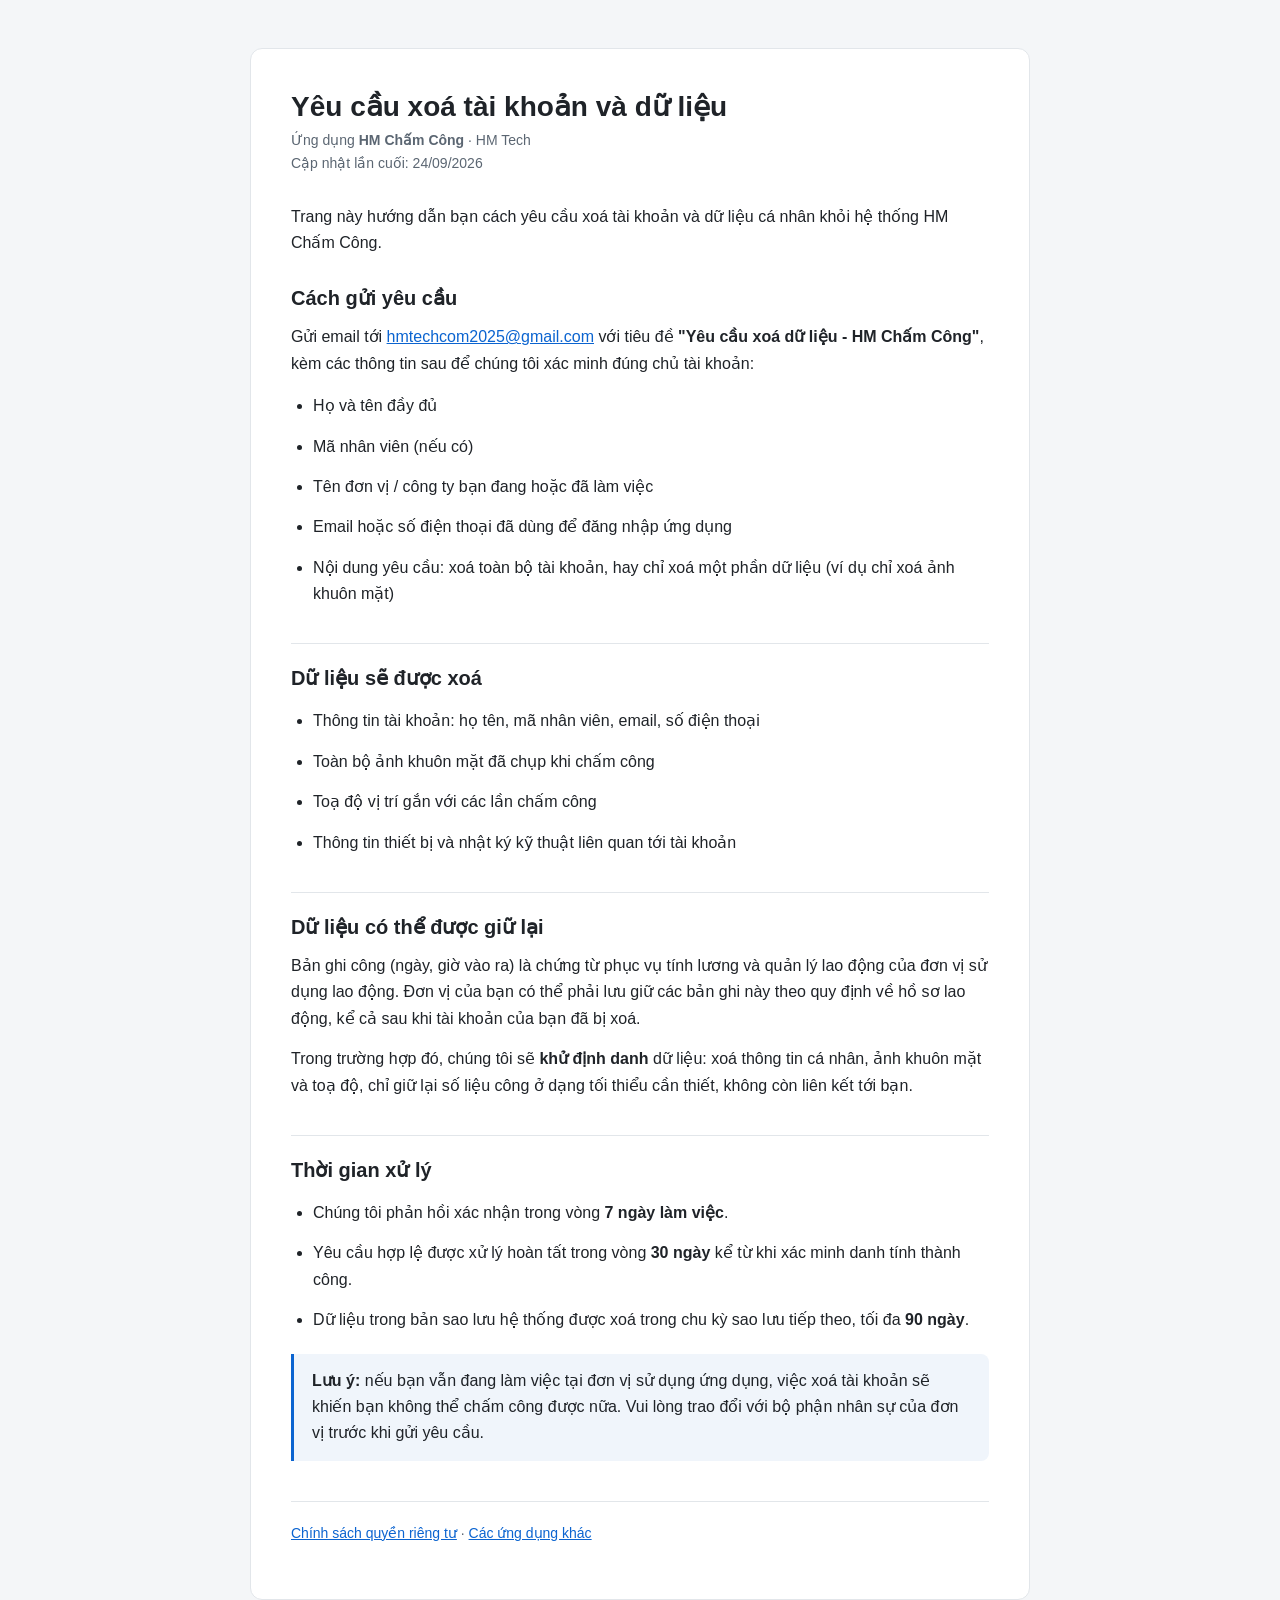
<file: hm-cham-cong/xoa-du-lieu.html>
<!doctype html>
<html lang="vi">
  <head>
    <meta charset="UTF-8" />
    <meta name="viewport" content="width=device-width, initial-scale=1.0" />
    <title>Yêu cầu xoá dữ liệu — HM Chấm Công</title>
    <meta
      name="description"
      content="Hướng dẫn yêu cầu xoá tài khoản và dữ liệu cá nhân trong ứng dụng HM Chấm Công."
    />
    <link rel="stylesheet" href="../assets/style.css" />
  </head>
  <body>
    <main class="container">
      <h1>Yêu cầu xoá tài khoản và dữ liệu</h1>
      <p class="meta">
        Ứng dụng <strong>HM Chấm Công</strong> &middot; HM Tech<br />
        Cập nhật lần cuối: 24/09/2026
      </p>

      <p>
        Trang này hướng dẫn bạn cách yêu cầu xoá tài khoản và dữ liệu cá nhân
        khỏi hệ thống HM Chấm Công.
      </p>

      <h2 id="cach-gui">Cách gửi yêu cầu</h2>
      <p>
        Gửi email tới
        <a href="mailto:hmtechcom2025@gmail.com?subject=Yêu%20cầu%20xoá%20dữ%20liệu%20-%20HM%20Chấm%20Công"
          >hmtechcom2025@gmail.com</a
        >
        với tiêu đề <strong>"Yêu cầu xoá dữ liệu - HM Chấm Công"</strong>, kèm
        các thông tin sau để chúng tôi xác minh đúng chủ tài khoản:
      </p>
      <ul>
        <li>Họ và tên đầy đủ</li>
        <li>Mã nhân viên (nếu có)</li>
        <li>Tên đơn vị / công ty bạn đang hoặc đã làm việc</li>
        <li>
          Email hoặc số điện thoại đã dùng để đăng nhập ứng dụng
        </li>
        <li>
          Nội dung yêu cầu: xoá toàn bộ tài khoản, hay chỉ xoá một phần dữ liệu
          (ví dụ chỉ xoá ảnh khuôn mặt)
        </li>
      </ul>

      <h2 id="du-lieu-xoa">Dữ liệu sẽ được xoá</h2>
      <ul>
        <li>Thông tin tài khoản: họ tên, mã nhân viên, email, số điện thoại</li>
        <li>Toàn bộ ảnh khuôn mặt đã chụp khi chấm công</li>
        <li>Toạ độ vị trí gắn với các lần chấm công</li>
        <li>Thông tin thiết bị và nhật ký kỹ thuật liên quan tới tài khoản</li>
      </ul>

      <h2 id="du-lieu-giu-lai">Dữ liệu có thể được giữ lại</h2>
      <p>
        Bản ghi công (ngày, giờ vào ra) là chứng từ phục vụ tính lương và quản lý
        lao động của đơn vị sử dụng lao động. Đơn vị của bạn có thể phải lưu giữ
        các bản ghi này theo quy định về hồ sơ lao động, kể cả sau khi tài khoản
        của bạn đã bị xoá.
      </p>
      <p>
        Trong trường hợp đó, chúng tôi sẽ <strong>khử định danh</strong> dữ liệu:
        xoá thông tin cá nhân, ảnh khuôn mặt và toạ độ, chỉ giữ lại số liệu công
        ở dạng tối thiểu cần thiết, không còn liên kết tới bạn.
      </p>

      <h2 id="thoi-gian">Thời gian xử lý</h2>
      <ul>
        <li>Chúng tôi phản hồi xác nhận trong vòng <strong>7 ngày làm việc</strong>.</li>
        <li>
          Yêu cầu hợp lệ được xử lý hoàn tất trong vòng
          <strong>30 ngày</strong> kể từ khi xác minh danh tính thành công.
        </li>
        <li>
          Dữ liệu trong bản sao lưu hệ thống được xoá trong chu kỳ sao lưu tiếp
          theo, tối đa <strong>90 ngày</strong>.
        </li>
      </ul>

      <div class="note">
        <p>
          <strong>Lưu ý:</strong> nếu bạn vẫn đang làm việc tại đơn vị sử dụng
          ứng dụng, việc xoá tài khoản sẽ khiến bạn không thể chấm công được nữa.
          Vui lòng trao đổi với bộ phận nhân sự của đơn vị trước khi gửi yêu cầu.
        </p>
      </div>

      <footer>
        <p>
          <a href="index.html">Chính sách quyền riêng tư</a> &middot;
          <a href="../">Các ứng dụng khác</a>
        </p>
      </footer>
    </main>
  </body>
</html>
</file>
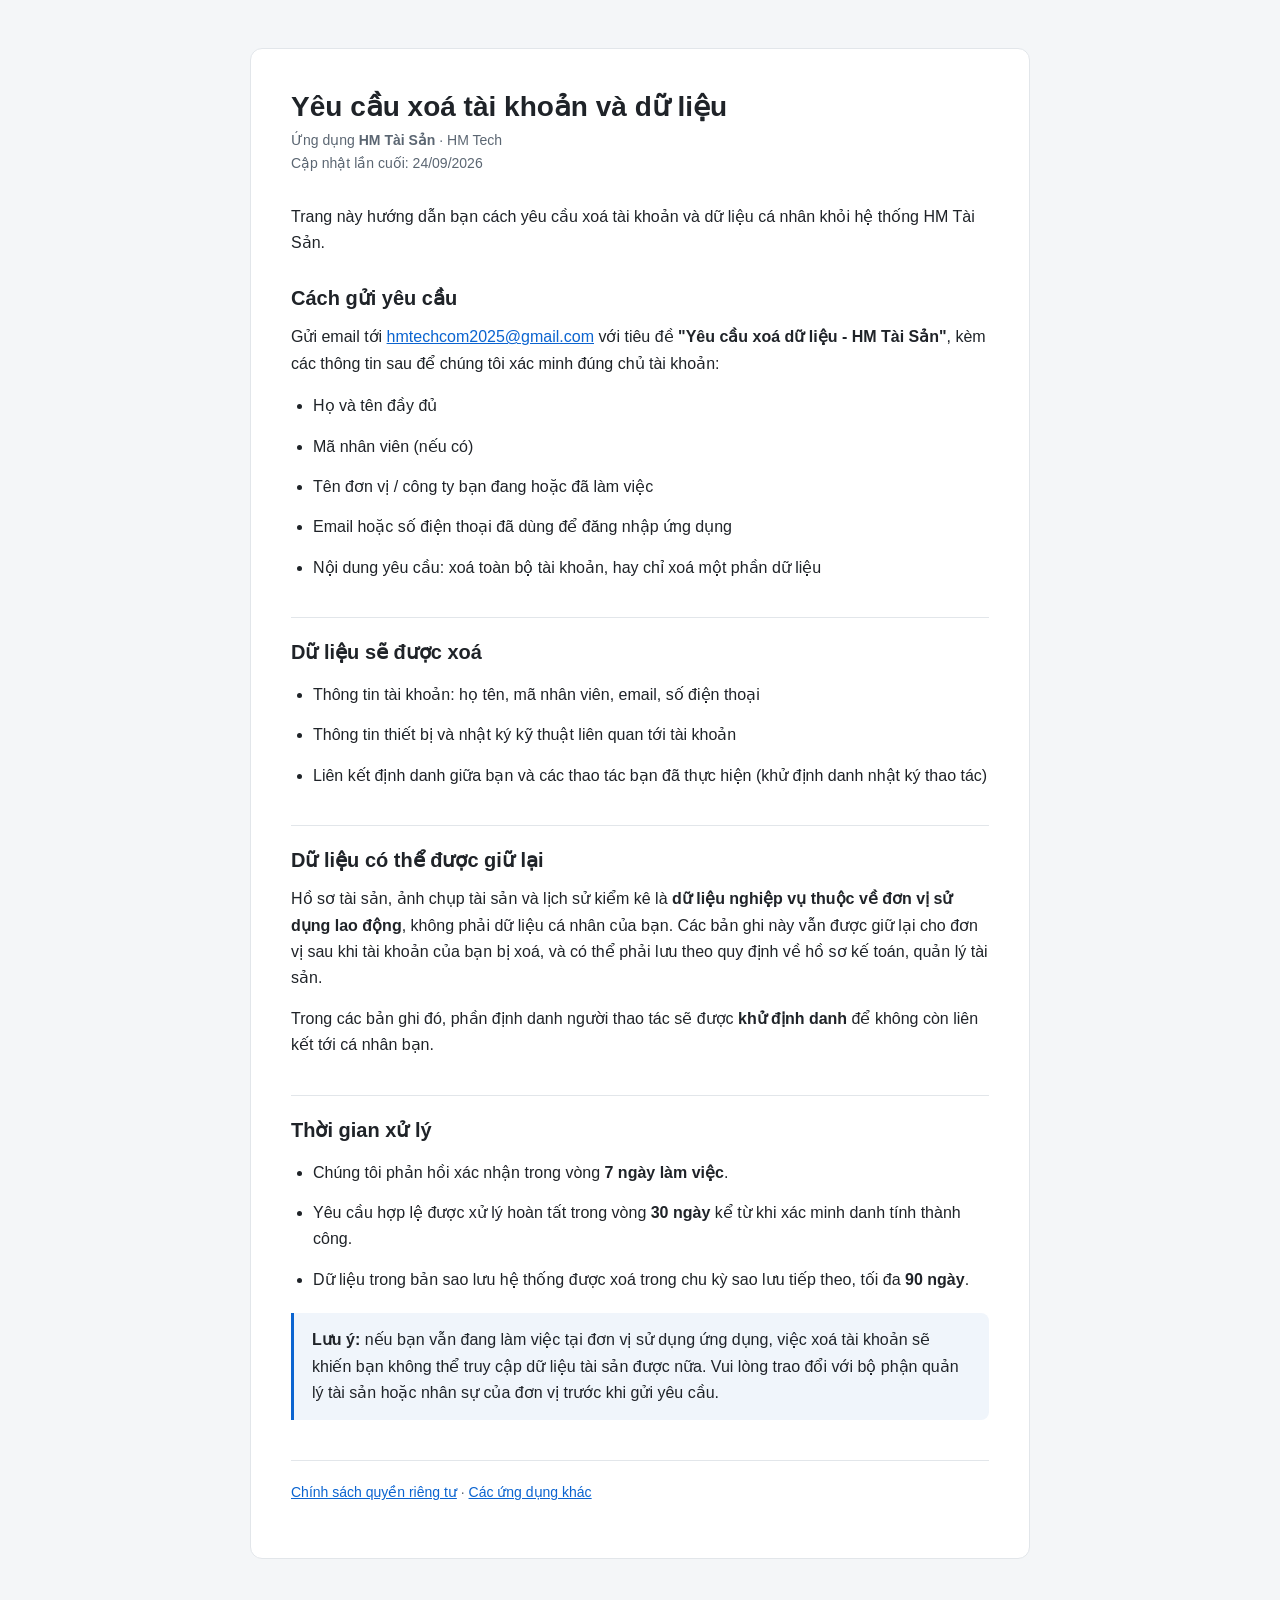
<file: hm-tai-san/xoa-du-lieu.html>
<!doctype html>
<html lang="vi">
  <head>
    <meta charset="UTF-8" />
    <meta name="viewport" content="width=device-width, initial-scale=1.0" />
    <title>Yêu cầu xoá dữ liệu — HM Tài Sản</title>
    <meta
      name="description"
      content="Hướng dẫn yêu cầu xoá tài khoản và dữ liệu cá nhân trong ứng dụng HM Tài Sản."
    />
    <link rel="stylesheet" href="../assets/style.css" />
  </head>
  <body>
    <main class="container">
      <h1>Yêu cầu xoá tài khoản và dữ liệu</h1>
      <p class="meta">
        Ứng dụng <strong>HM Tài Sản</strong> &middot; HM Tech<br />
        Cập nhật lần cuối: 24/09/2026
      </p>

      <p>
        Trang này hướng dẫn bạn cách yêu cầu xoá tài khoản và dữ liệu cá nhân
        khỏi hệ thống HM Tài Sản.
      </p>

      <h2 id="cach-gui">Cách gửi yêu cầu</h2>
      <p>
        Gửi email tới
        <a
          href="mailto:hmtechcom2025@gmail.com?subject=Yêu%20cầu%20xoá%20dữ%20liệu%20-%20HM%20Tài%20Sản"
          >hmtechcom2025@gmail.com</a
        >
        với tiêu đề <strong>"Yêu cầu xoá dữ liệu - HM Tài Sản"</strong>, kèm các
        thông tin sau để chúng tôi xác minh đúng chủ tài khoản:
      </p>
      <ul>
        <li>Họ và tên đầy đủ</li>
        <li>Mã nhân viên (nếu có)</li>
        <li>Tên đơn vị / công ty bạn đang hoặc đã làm việc</li>
        <li>Email hoặc số điện thoại đã dùng để đăng nhập ứng dụng</li>
        <li>
          Nội dung yêu cầu: xoá toàn bộ tài khoản, hay chỉ xoá một phần dữ liệu
        </li>
      </ul>

      <h2 id="du-lieu-xoa">Dữ liệu sẽ được xoá</h2>
      <ul>
        <li>Thông tin tài khoản: họ tên, mã nhân viên, email, số điện thoại</li>
        <li>Thông tin thiết bị và nhật ký kỹ thuật liên quan tới tài khoản</li>
        <li>
          Liên kết định danh giữa bạn và các thao tác bạn đã thực hiện (khử định
          danh nhật ký thao tác)
        </li>
      </ul>

      <h2 id="du-lieu-giu-lai">Dữ liệu có thể được giữ lại</h2>
      <p>
        Hồ sơ tài sản, ảnh chụp tài sản và lịch sử kiểm kê là
        <strong>dữ liệu nghiệp vụ thuộc về đơn vị sử dụng lao động</strong>, không
        phải dữ liệu cá nhân của bạn. Các bản ghi này vẫn được giữ lại cho đơn vị
        sau khi tài khoản của bạn bị xoá, và có thể phải lưu theo quy định về hồ
        sơ kế toán, quản lý tài sản.
      </p>
      <p>
        Trong các bản ghi đó, phần định danh người thao tác sẽ được
        <strong>khử định danh</strong> để không còn liên kết tới cá nhân bạn.
      </p>

      <h2 id="thoi-gian">Thời gian xử lý</h2>
      <ul>
        <li>
          Chúng tôi phản hồi xác nhận trong vòng <strong>7 ngày làm việc</strong>.
        </li>
        <li>
          Yêu cầu hợp lệ được xử lý hoàn tất trong vòng
          <strong>30 ngày</strong> kể từ khi xác minh danh tính thành công.
        </li>
        <li>
          Dữ liệu trong bản sao lưu hệ thống được xoá trong chu kỳ sao lưu tiếp
          theo, tối đa <strong>90 ngày</strong>.
        </li>
      </ul>

      <div class="note">
        <p>
          <strong>Lưu ý:</strong> nếu bạn vẫn đang làm việc tại đơn vị sử dụng
          ứng dụng, việc xoá tài khoản sẽ khiến bạn không thể truy cập dữ liệu
          tài sản được nữa. Vui lòng trao đổi với bộ phận quản lý tài sản hoặc
          nhân sự của đơn vị trước khi gửi yêu cầu.
        </p>
      </div>

      <footer>
        <p>
          <a href="index.html">Chính sách quyền riêng tư</a> &middot;
          <a href="../">Các ứng dụng khác</a>
        </p>
      </footer>
    </main>
  </body>
</html>
</file>
<file: assets/style.css>
:root {
  --bg: #f4f6f8;
  --surface: #ffffff;
  --text: #1f2328;
  --muted: #5b6672;
  --border: #e2e6ea;
  --accent: #0b64d0;
  --note-bg: #f0f5fb;
}

@media (prefers-color-scheme: dark) {
  :root {
    --bg: #14181d;
    --surface: #1c2229;
    --text: #e6eaef;
    --muted: #9aa5b1;
    --border: #2b333c;
    --accent: #6aa9f5;
    --note-bg: #1a2530;
  }
}

* {
  box-sizing: border-box;
}

body {
  margin: 0;
  padding: 16px;
  background-color: var(--bg);
  color: var(--text);
  font-family: -apple-system, BlinkMacSystemFont, "Segoe UI", Roboto, Arial,
    sans-serif;
  font-size: 16px;
  line-height: 1.65;
  -webkit-text-size-adjust: 100%;
}

.container {
  max-width: 780px;
  margin: 32px auto;
  background-color: var(--surface);
  border: 1px solid var(--border);
  border-radius: 12px;
  padding: 40px;
}

@media (max-width: 600px) {
  body {
    padding: 0;
  }
  .container {
    margin: 0;
    border: none;
    border-radius: 0;
    padding: 24px 20px;
  }
}

h1 {
  margin: 0 0 4px;
  font-size: 28px;
  line-height: 1.3;
}

h2 {
  margin: 36px 0 12px;
  font-size: 20px;
  line-height: 1.4;
  padding-top: 20px;
  border-top: 1px solid var(--border);
}

h2:first-of-type {
  border-top: none;
  padding-top: 0;
  margin-top: 28px;
}

h3 {
  margin: 24px 0 8px;
  font-size: 17px;
}

p,
li {
  margin: 0 0 14px;
}

ul {
  padding-left: 22px;
}

a {
  color: var(--accent);
}

a:hover {
  text-decoration: none;
}

.meta {
  color: var(--muted);
  font-size: 14px;
  margin-bottom: 28px;
}

.note {
  background-color: var(--note-bg);
  border-left: 3px solid var(--accent);
  border-radius: 0 8px 8px 0;
  padding: 14px 18px;
  margin: 20px 0;
}

.note p:last-child {
  margin-bottom: 0;
}

.toc {
  background-color: var(--note-bg);
  border-radius: 8px;
  padding: 18px 18px 18px 38px;
  margin-bottom: 8px;
}

.toc li {
  margin-bottom: 6px;
}

table {
  width: 100%;
  border-collapse: collapse;
  margin: 16px 0 20px;
  font-size: 15px;
}

th,
td {
  border: 1px solid var(--border);
  padding: 10px 12px;
  text-align: left;
  vertical-align: top;
}

th {
  background-color: var(--note-bg);
  font-weight: 600;
}

footer {
  margin-top: 40px;
  padding-top: 20px;
  border-top: 1px solid var(--border);
  color: var(--muted);
  font-size: 14px;
}

.app-list {
  list-style: none;
  padding: 0;
  margin: 24px 0 0;
}

.app-list li {
  margin-bottom: 12px;
}

.app-list a {
  display: block;
  padding: 16px 18px;
  border: 1px solid var(--border);
  border-radius: 10px;
  text-decoration: none;
  font-weight: 600;
}

.app-list a:hover {
  border-color: var(--accent);
}

.app-list span {
  display: block;
  color: var(--muted);
  font-weight: 400;
  font-size: 14px;
  margin-top: 2px;
}

@media (max-width: 600px) {
  table {
    font-size: 14px;
  }

  th,
  td {
    padding: 8px 9px;
    hyphens: auto;
  }

  .toc {
    padding: 16px 16px 16px 34px;
  }
}
</file>
